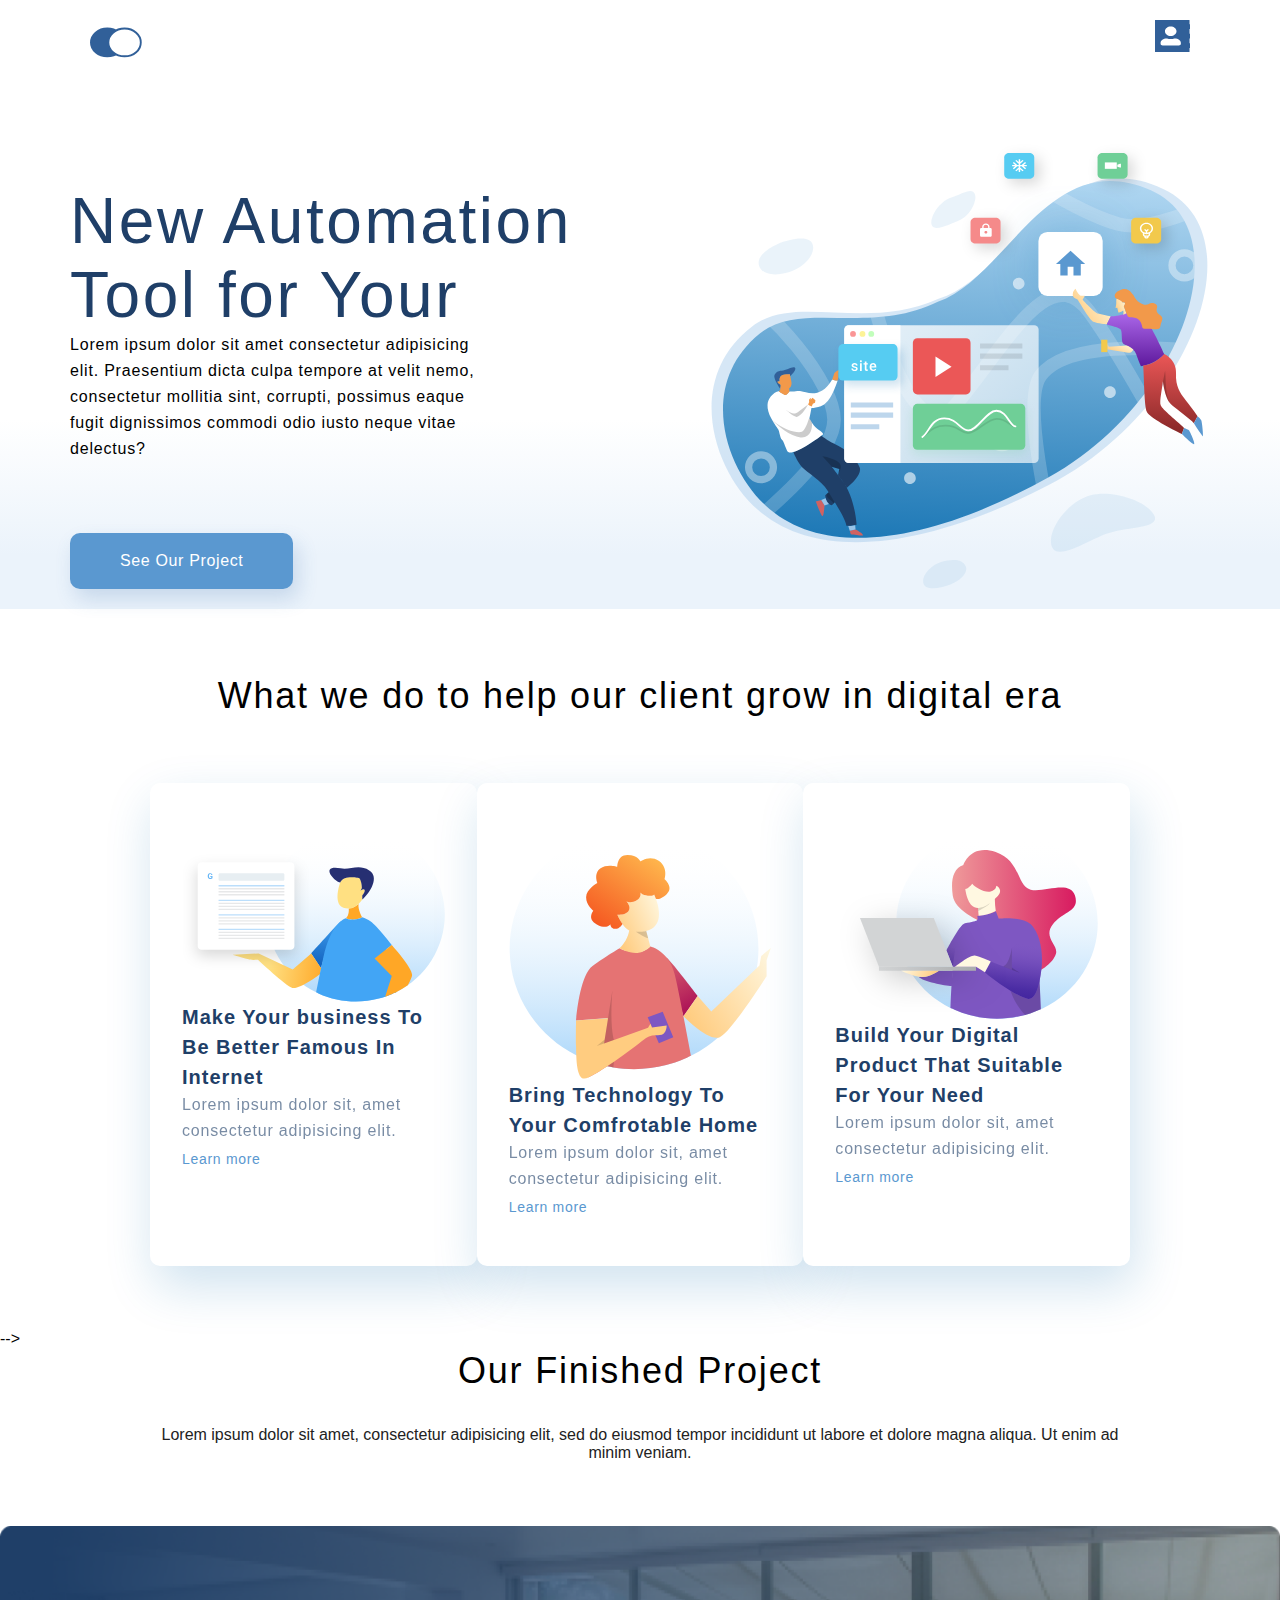
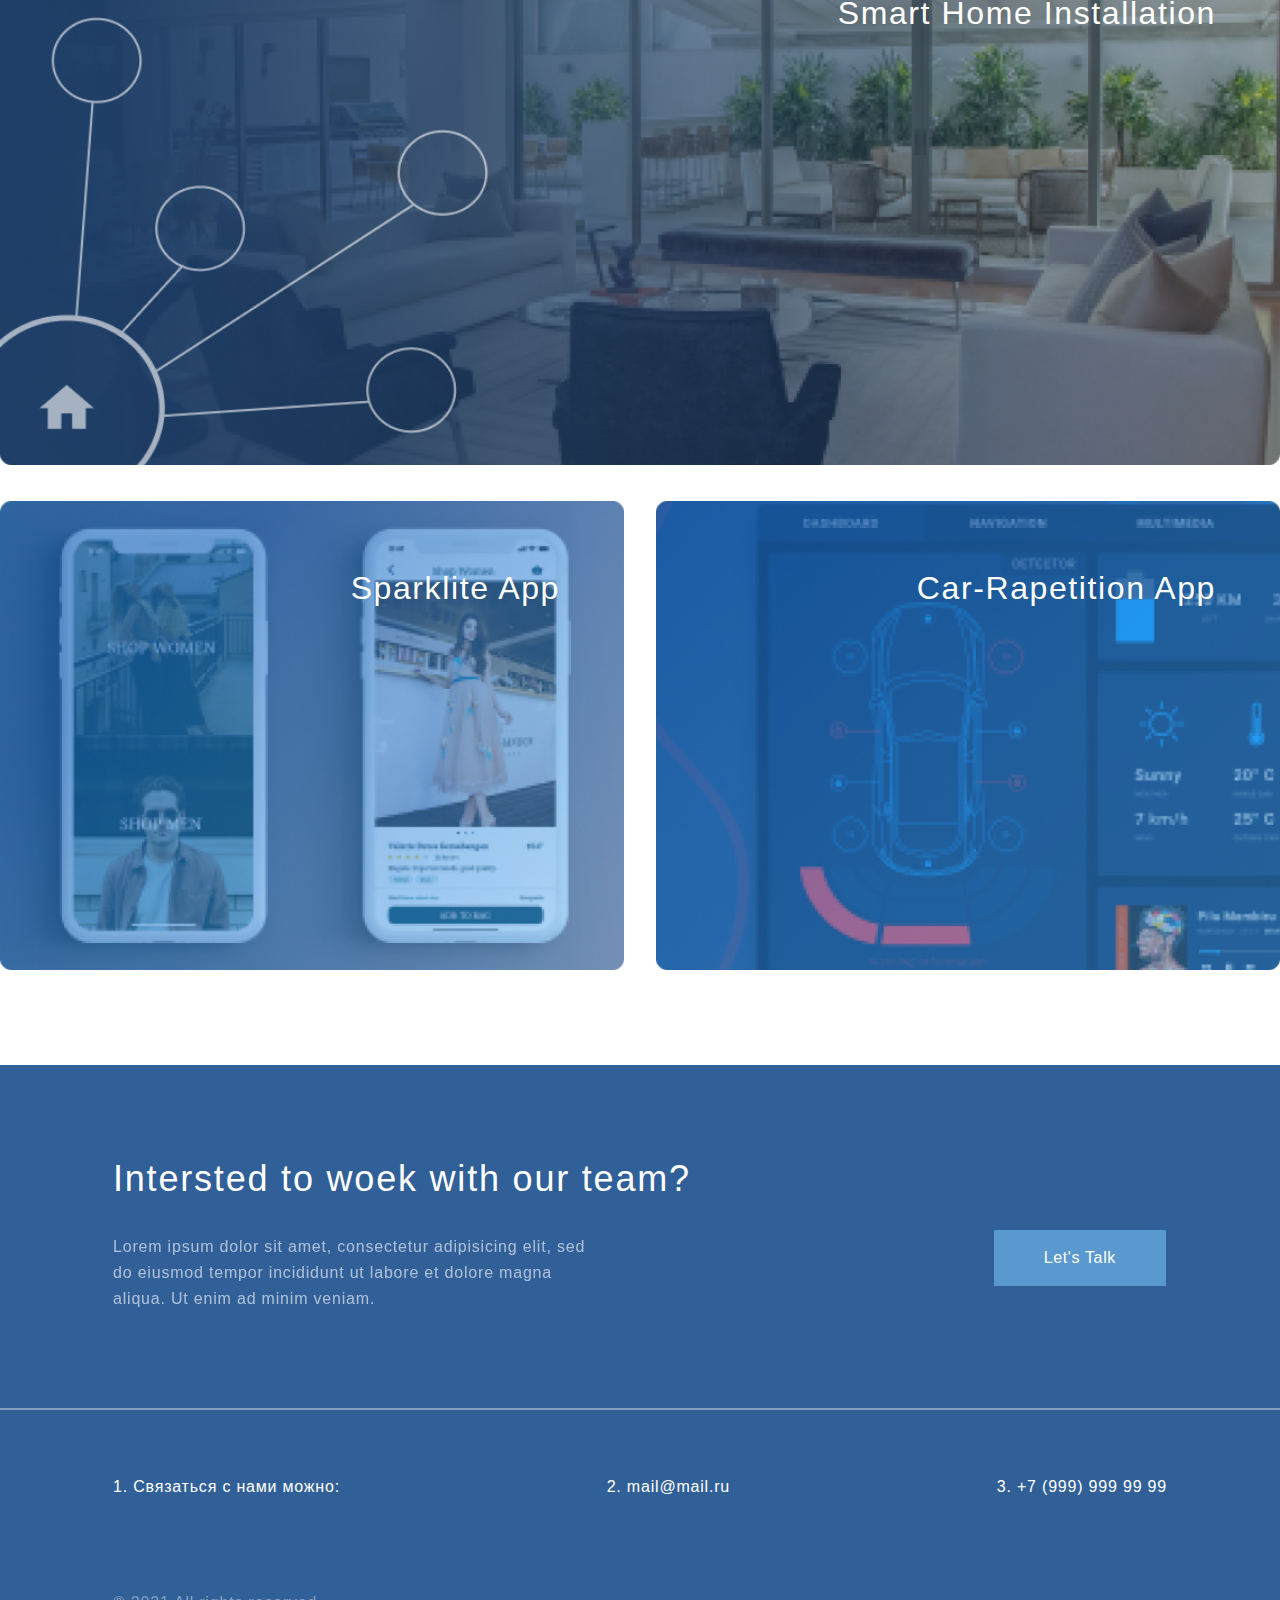
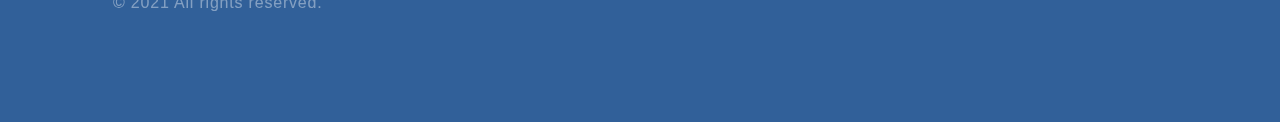
<file: index.html>
<!DOCTYPE html>
<html lang="en">
<head>
    <meta charset="UTF-8">
    <meta http-equiv="X-UA-Compatible" content="IE=edge">
    <meta name="viewport" content="width=device-width, initial-scale=1.0">
    <title>Document</title>
    <link rel="stylesheet" href="style.css">
</head>
<body>
    <div class="top">
        <div class="top-content">
            <div class="menu">
                <a href="index.html"><img src="img/logo.svg" alt="logo"></a>
                <a href="contact.html"><img src="img/Vector.svg" alt=""contacts"></a>
            </div>
                <div class="top__info">
                    <h1 class="main">New Automation
                    Tool for Your </h1>
                    <p class="text">Lorem ipsum dolor sit amet consectetur adipisicing elit. Praesentium dicta culpa tempore at velit nemo, consectetur mollitia sint, corrupti, possimus eaque fugit dignissimos commodi odio iusto neque vitae delectus?</p>
                    <a href="" class="top__button">See Our Project</a>
                </div>
        </div>
    </div>
    

    <div class="what-we-do container">
    <h3 class="heading">What we do to help our client grow in digital era</h3>
</div>


<div class="card-box">
    <div class="card">
        <img class="card__img" src="img/card1.svg">
        <h4 class="heading-mini">Make Your business To Be
            Better Famous In Internet</h4>
        <p class="par-text">Lorem ipsum dolor sit, amet consectetur adipisicing elit.</p>
        <a class="card__link" href="">Learn more</a>
    </div>

    <div class="card">
        <img class="card__img" src="img/card2.svg">
        <h4 class="heading-mini">Bring Technology To Your 
            Comfrotable Home</h4>
        <p class="par-text">Lorem ipsum dolor sit, amet consectetur adipisicing elit.</p>
        <a class="card__link" href="">Learn more</a>
    </div>

    <div class="card">
        <img class="card__img" src="img/card3.svg">
        <h4 class="heading-mini">Build Your Digital Product
            That Suitable For Your Need</h4>
        <p class="par-text">Lorem ipsum dolor sit, amet consectetur adipisicing elit.</p>
        <a class="card__link" href="">Learn more</a>
    </div>
</div> -->

<div class="project container">
        <h3 class="heading">Our Finished Project </h3>
        <p class="par">Lorem ipsum dolor sit amet, consectetur adipisicing elit, sed do eiusmod tempor incididunt ut labore et dolore magna aliqua. Ut enim ad minim veniam.</p>
        <div class="project__item">
            <img class="project__img" src="img/elem1.png" alt="photo1">
            <p class="project__text">Smart Home Installation</p>
        </div>

        <div class="project__parent">
            <div class="project__item project__item__margin">
                <img class="project__img" src="img/elem2.png" alt="photo2">
                <p class="project__text">Sparklite App</p>
            </div>
            <div class="project__item">
                <img class="project__img" src="img/elem3.png" alt="photo3">
                <p class="project__text">Car-Rapetition App</p>
            </div>
        </div>
</div>


<div class="contact__us container">
    <div class="end__text">
        <h4 class="heading__end">Intersted to woek
            with our team?</h4>
        <p class="par__end">Lorem ipsum dolor sit amet, consectetur adipisicing elit, sed do eiusmod tempor incididunt ut labore et dolore magna aliqua. Ut enim ad minim veniam.</p>
        
    </div>
    <a href="" class="bottom__button">Let's Talk</a>

<hr>

    <div class="footer">
        <li class="down__text">
            <ol class="numbers">1. Связаться с нами можно:</ol>
            <ol class="numbers">2. mail@mail.ru </ol>
            <ol class="numbers">3. +7 (999) 999 99 99</ol>
        </li>
    
        <div class="copyright">
        <p> &copy; 2021 All rights reserved.</p>
        </div>
    </div>
</div>

</body>
</html>
</file>
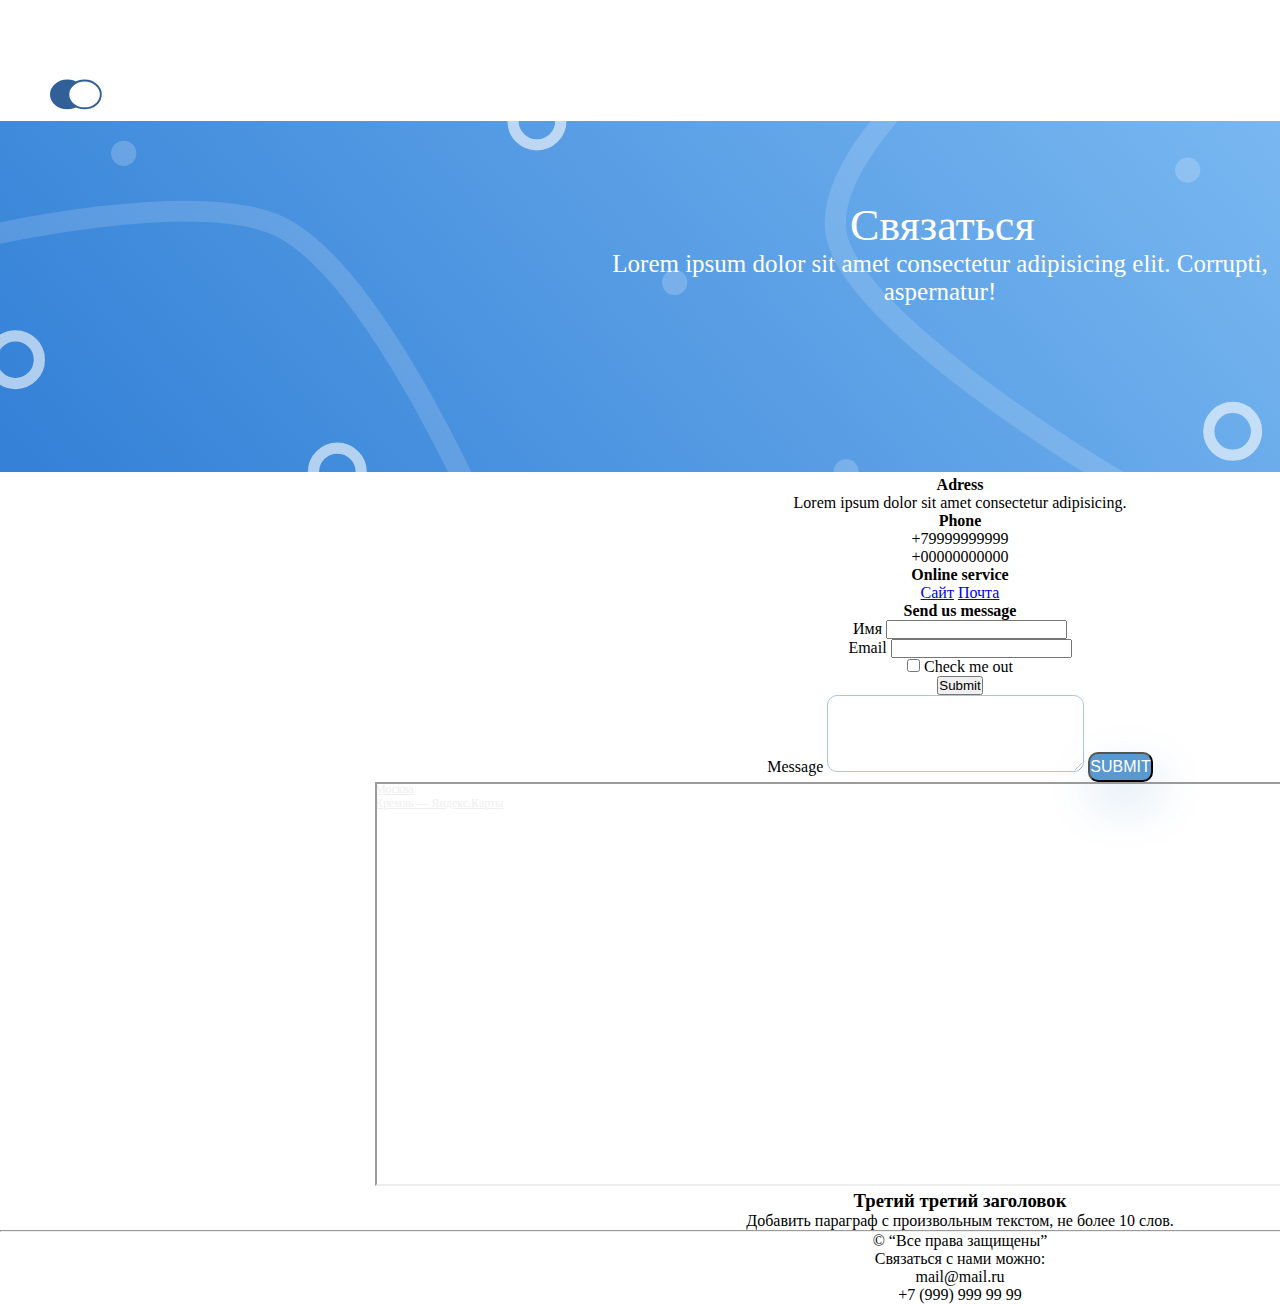
<file: contact.html>
<!DOCTYPE html>
<html lang="rus">
<head>
    <meta charset="UTF-8">
    <meta http-equiv="X-UA-Compatible" content="IE=edge">
    <meta name="viewport" content="width=device-width, initial-scale=1.0">
    <title>Document</title>
    <link rel="stylesheet" href="style_contacts.css">

</head>
<body>
<div class= "contacts__container">
    <div class="menu">
        <a href="index.html"><img src="img/logo.svg" alt="logo"></a>
    <a href="contact.html"><img src="img/Vector.svg" alt=""contacts"></a>
    </div>
    

    <h2 class="second">Связаться </h2>
    <p class="description">Lorem ipsum dolor sit amet consectetur adipisicing elit. Corrupti, aspernatur!</p>

    
    <img src="img/background.svg" alt="Панда на озере" width="100%" position="relative"></img>
    <h4>Adress</h4>
    <p class="par">Lorem ipsum dolor sit amet consectetur adipisicing.</p>
    <h4 class="four">Phone</h4>
    <p class="par">+79999999999<br>
    +00000000000</p>
    <h4>Online service</h4>
    <a href="gb.ru" target="_blank">Сайт</a>
    <a href="mail@mail.ru" target="_blank">Почта</a>
    <h4 class="four">Send us message</h4>
    <form>
        <div class="mb-3">
          <label for="exampleInputEmail1" class="form-label"> Имя </label>
          <input type="email" class="form-control" id="exampleInputEmail1" aria-describedby="emailHelp">
        </div>
        <div class="mb-3">
            <label for="exampleInputEmail1" class="form-label"> Email </label>
            <input type="email" class="form-control" id="exampleInputEmail1" aria-describedby="emailHelp">
        </div>
        <div class="mb-3 form-check">
          <input type="checkbox" class="form-check-input" id="exampleCheck1">
          <label class="form-check-label" for="exampleCheck1">Check me out</label>
        </div>
        <button type="submit" class="btn btn-primary">Submit</button>
      </form>
    Message <textarea class="pismo" rows="5" cols="30"></textarea>
    <button class="but" type="submit">Submit</button>
    <div class="map">
        <a href="https://yandex.ru/maps/213/moscow/?utm_medium=mapframe&utm_source=maps" style="color:#eee;font-size:12px;position:absolute;top:0px;">Москва</a>
        <a href="https://yandex.ru/maps/213/moscow/geo/kreml/1494272870/?indoorLevel=1&ll=37.617891%2C55.751619&utm_medium=mapframe&utm_source=maps&z=16.56" style="color:#eee;font-size:12px;position:absolute;top:14px;">Кремль — Яндекс.Карты</a>
        <iframe src="https://yandex.ru/map-widget/v1/-/CCU5V2AYkB" width="100%" height="400" frameborder="1" allowfullscreen="true" style="position:relative;"></iframe>
    </div>
        <h3>Третий третий заголовок</h3>
    <p class="par">Добавить параграф с произвольным текстом, не более 10 слов.</p>
    <hr>
    <p> &copy; “Все права защищены”</p>
    <p class="par">Связаться с нами можно:<br>
    mail@mail.ru <br>
    +7 (999) 999 99 99</p>
</div>
</body>
</html>
</file>
<file: style.css>
* {
    margin: 0; 
    padding: 0;
}

/* .container { 
    width: 1140px; margin: 0 auto; 
} */

body {
    font-family: sans-serif;
}

.top-content{
    max-width: 1140px;
    margin:0 auto;
    display:flex;
    flex-direction: column;
    background-image: url(img/top__back.svg);
    background-repeat: no-repeat;
    background-position: right bottom;
    background-size: 44%;

}

.menu {
    display:flex;
    justify-content:space-between;
    margin: 0px 20px 0px 20px;
    
}

.top {
    
    background: linear-gradient(0deg, #EBF3FB 8.84%, rgba(152, 195, 232, 0) 31.12%);
    padding: 20px 20px;
} 



.top__info {
    padding-top: 115px;
    flex-grow: 1;
    
}

.main {
    
    width:510px;
    font-size: 64px;
    font-weight: 300;
    color: #1F3F68;
    line-height: 74px;
    letter-spacing: 0.04em;
}

.text {
    width:425px;
    font-weight: 400;
    font-size: 16px;
    line-height: 26px;
    letter-spacing: 0.05em;
}

.top__button {
    
    font-size: 16px;
    line-height: 26px;
    text-align: center;
    letter-spacing: 0.04em;
    color: #FFFFFF;
    background: #5A98D0;
    box-shadow: 5px 10px 20px rgba(53, 110, 173, 0.2);
    border-radius: 10px;
    padding: 15px 50px;
    text-decoration: none;
    display: inline-block;
    margin-top: 71px;
}

/*второй блок*/

.heading {
    font-weight: 300;
    font-size: 36px;
    line-height: 46px;
    text-align: center;
    letter-spacing: 0.05em;
    color: #000000;

}

.what-we-do {
    padding-top:64px;
    
}

.card-box {
    padding-top: 64px;
    display: flex;
    justify-content: space-around;
    margin: 0px 150px 0px 150px;
    padding-bottom: 64px;
}

.card {
    
    width: 359px; 
    padding: 44px 32px;
    box-sizing: border-box;
    background: #FFFFFF;
    box-shadow: 5px 20px 50px rgba(16, 112, 177, 0.2);
    border-radius: 10px;
    display: flex;
    flex-direction: column;
}

.card__image {
    align-self: center;
    margin-bottom: 51px;
}
.card__link {
    font-size: 14px;
    line-height: 30px;
    letter-spacing: 0.05em;
    color: #5A98D0;
    text-decoration: none;
}

.heading-mini {
    font-size: 20px;
    line-height: 30px;
    letter-spacing: 0.05em;
    color: #1F3F68;
}

.par-text {
    font-size: 16px;
    line-height: 26px;
    letter-spacing: 0.05em;
    color: #1F3F68;
    opacity: 0.6;
}

.project {
    margin-bottom: 91px;
}

.project__img {
    width:100%;
}

.project__item {
    position:relative;
    flex-grow: 1;
}

.project__item__margin {
    margin-right: 32px;
}

.project__parent {
    display: flex;
    justify-content: space-between;
    margin-top: 32px;
}
.project__text {
    font-size: 32px;
    line-height: 46px;
    text-align: right;
    letter-spacing: 0.05em;
    position:absolute;
    color:#FFFFFF;
    top: 64px;
    right: 64px;
    
    
    
}

.par {
    width:75%;
    margin: 32px auto 64px;
    color:#222222;
    opacity: 1;
    text-align: center;
    
}

/*третий блок*/

.contact__us{
    position:relative;
    height: 657px;
    margin-top: 91px;
    background: #316099;
    width: 100%;
}

.end__text {
    text-align: left;
    padding-top:91px;
    padding-left:113px
    
}

.heading__end {
    
    font-weight: 300;
    font-size: 36px;
    line-height: 46px;
    letter-spacing: 0.05em;
    color: #FFFFFF;
}

.par__end {
    margin-top: 32px;
    width: 494px;
    font-size: 16px;
    line-height: 26px;
    letter-spacing: 0.05em;
    color: #FFFFFF;
    opacity: 0.6;
}

.bottom__button {
    text-decoration: none;
    font-weight: 400;
    font-size: 16px;
    line-height: 26px;
    text-align: center;
    letter-spacing: 0.04em;
    color:#FFFFFF;
    background: #5A98D0;
    padding: 15px 50px;
    position:absolute;
    top:165px;
    right:114px;
}

hr {
    margin-top:96px;
    margin-bottom: 64px;
    opacity: 0.4;
    border: 1px solid #FFFFFF;
}

.footer { 
    margin-top:
    text-align: center;
    font-size: 16px;
    line-height: 26px;
    letter-spacing: 0.05em;
    color: #FFFFFF;
}

.down__text {
    display: flex;
    justify-content: space-between;
    padding-left:113px;
    padding-right:113px;
}

.numbers{
    display:inline-block;
}

.copyright {
    font-size: 16px;
    line-height: 26px;
    letter-spacing: 0.05em;
    color: #FFFFFF;
    opacity: 0.4;
    padding-left:113px;
    padding-top:90px;
}

@media (max-width:1024px) {
    .top-content {
        padding-left: 32px;
        padding-right: 32px;
        background-position: right 300px;
    }
    .card-box {
        flex-direction: column;
        align-items:center;
    }
    .card {
        margin-bottom: 32px;
    }
    .project {
        
    }
    .project__text {
        top: 32px;
        right: 1px;
    }

    .contact__us {
        
    }

    .end__text {
        width:100%;
        display: flex;
        flex-direction: column;
        padding-top: 47px;
        padding-left: 124px;
    }
    
    .heading__end {

    }

    .par__end {

    }

    .bottom__button {
        padding: 15px 50px;
        position:absolute;
        top:180px;
        right:114px;
    }

    .down__text {
        display: flex;
        flex-direction: column;
        padding-left:113px;
        
        text-align: center;
    }
    .copyright {
        text-align: center;
        padding-right:113px;
    }

}

@media (max-width:667px) {

    .top {
        padding: 0px;
        box-sizing:border-box;
    }
    .top-content {
        display: flex;
        flex-direction: column;
        background-image: none;
        align-items: center;
    }
    .top__info {
        padding-top: 36px;
    }

    .menu {
        width:100%;
        padding-top: 24px;
        display: flex;
        flex-direction: row;
        justify-content: space-between;
        margin: 0 10px 0 10px;
    }

    .main {
        font-size: 32px;
        line-height: 38px;
        margin-bottom: 12px;
        width:100%;
        text-align: center;
    }
    .text {
        width:100%;
        text-align: center;
    }
    .top__button {
        font-size: 12px;
        line-height: 26px;
        padding: 0 8px;
        display:flex;
        flex-direction: column;
        align-items:center;
        width: 100px;
        margin: 10px auto 10px;
    }
    .heading {
        font-size: 24px;
        line-height: 28px;
    }
    .what-we-do {
        padding-top: 48px;
    }
    .card-box {
        padding-top: 32px;
    }
    .par {
        width:100%;
    }
    .heading-mini {
        width:100%;
    }

    .project__text {
        font-size: 16px;
        line-height: 19px;
        top: 16px;
        right: 16px;
    }

    .project__parent {
        flex-direction: column;
        margin-top: 16px;
    }

    .project__item {
        margin: 0;
        margin-bottom: 16px;
    }
}
</file>
<file: style_contacts.css>
* {
    margin: 0; 
    padding: 0;
    max-width:1920px
}

.contacts__container {
    text-align: center;
    width: 1920px;
    height: 100%;
}

.menu {
    display:flex;
    justify-content:space-between;
    margin: 30px 50px 0px 50px;
    padding-top: 42px;
    padding-left: ;

}

.second {
    overflow: hidden;
    width: 1920px;
    display:flex;
    position:absolute;
    top: 200px;
    left:850px;
text-align: center;
font-family: 'Roboto';
font-style: normal;
font-weight: 500;
font-size: 44px;
color: #FFFFFF;
}

.description {
    position:absolute;
    top: 250px;
    left:600px;
text-align: center;
font-family: 'Roboto';
font-style: normal;
font-weight: 500;
font-size: 25px;
color: #FFFFFF;
}

.pismo {
    border: 1px solid #356EAD;
    box-sizing: border-box;
    border-radius: 10px;
    opacity: 0.4;
}

.but {
    background: #5A98D0;
    box-shadow: 5px 20px 50px rgba(16, 112, 177, 0.2);
    border-radius: 10px;
    font-weight: 500;
    font-size: 16px;
    line-height: 26px;
    text-align: center;
    color: #FFFFFF;
    text-transform: uppercase;
}

.map {
    position:relative;
    width: 100%;
    max-width: 1170px;
    margin: 0px auto;
}
</file>
